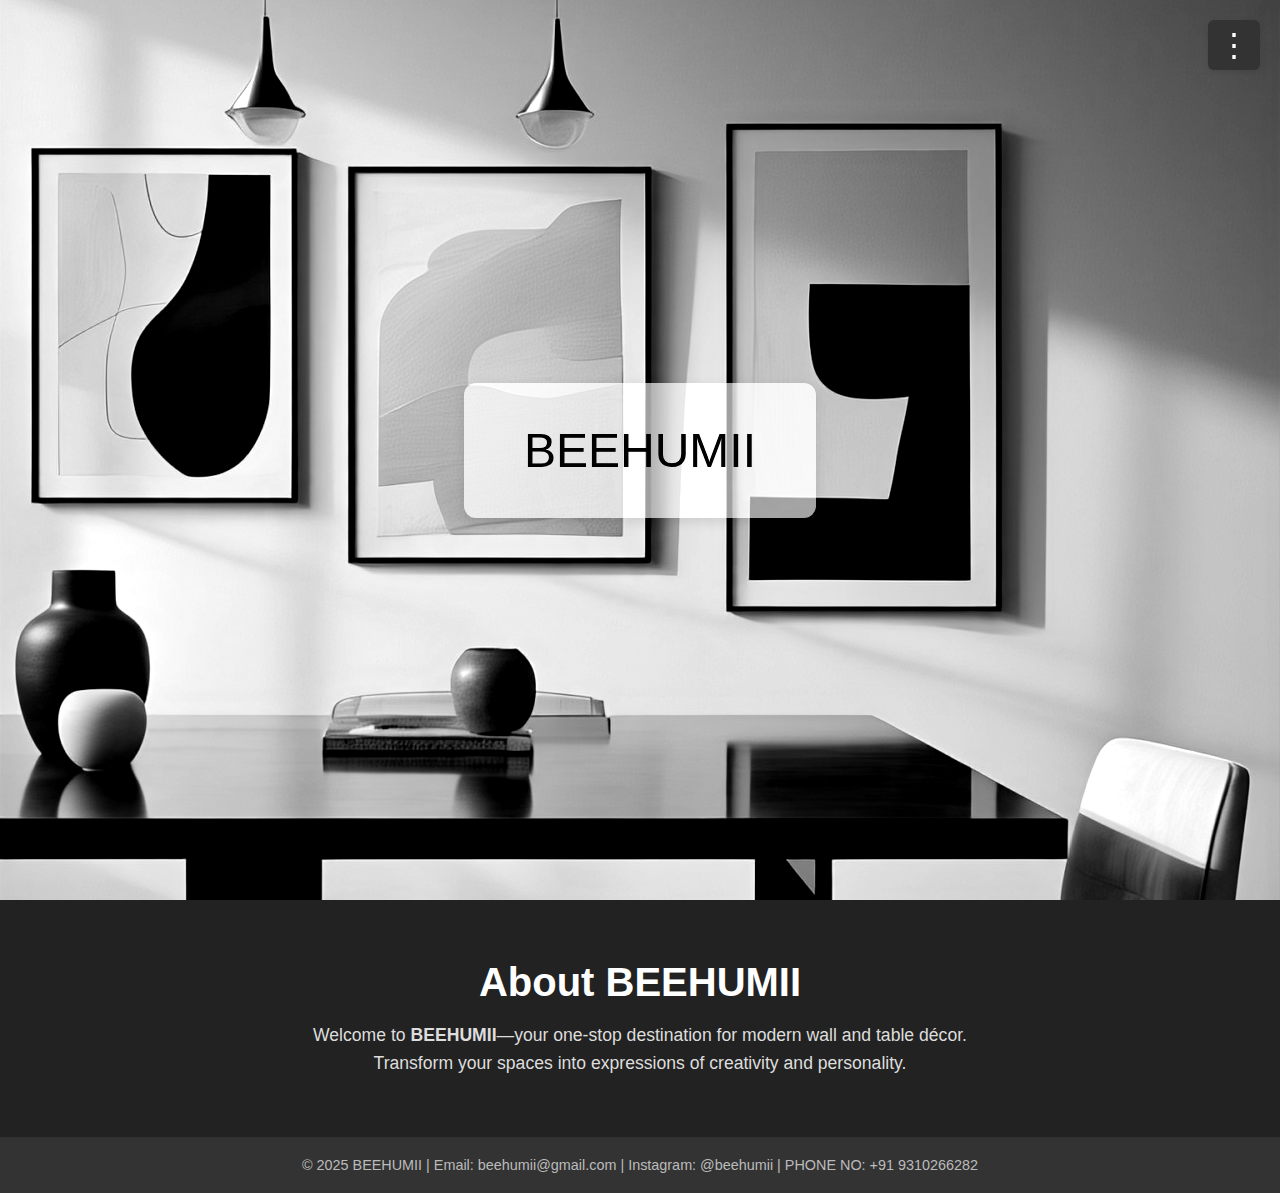
<file: index.html>
<!DOCTYPE html>
<html lang="en">
<head>
  <meta charset="UTF-8">
  <meta name="viewport" content="width=device-width,initial-scale=1">
  <title>Home – BEEHUMII</title>
  <link rel="stylesheet" href="index.css">
</head>
<body>

  <!-- Menu Trigger & Items -->
  <div class="menu-trigger" onclick="toggleMenu()">⋮</div>
  <div id="menuItems" class="menu-items">
    <a href="signup.html">Sign Up</a>
    <a href="login.html">Sign In</a>
    <a href="#about">About</a>
    <a href="#contact">Contact</a>
  </div>

  <!-- Main Section (Hero Section) -->
  <div class="main-content">
    <div class="brand-box">
      <a href="category.html" class="brand-name">BEEHUMII</a>
    </div>
  </div>

  <!-- About Section -->
  <section class="about" id="about">
    <h2>About BEEHUMII</h2>
    <p>Welcome to <strong>BEEHUMII</strong>—your one-stop destination for modern wall and table décor. Transform your spaces into expressions of creativity and personality.</p>
  </section>

  <!-- Footer / Contact -->
  <footer id="contact">
    <p>&copy; 2025 BEEHUMII | Email: beehumii@gmail.com | Instagram: @beehumii | PHONE NO: +91 9310266282</p>
  </footer>

  <!-- Menu Toggle Script -->
  <script>
    function toggleMenu() {
      const m = document.getElementById('menuItems');
      m.style.display = (m.style.display === 'block') ? 'none' : 'block';
    }
    document.addEventListener('click', e => {
      const m = document.getElementById('menuItems');
      const t = document.querySelector('.menu-trigger');
      if (!m.contains(e.target) && !t.contains(e.target)) m.style.display = 'none';
    });
  </script>

</body>
</html>
</file>
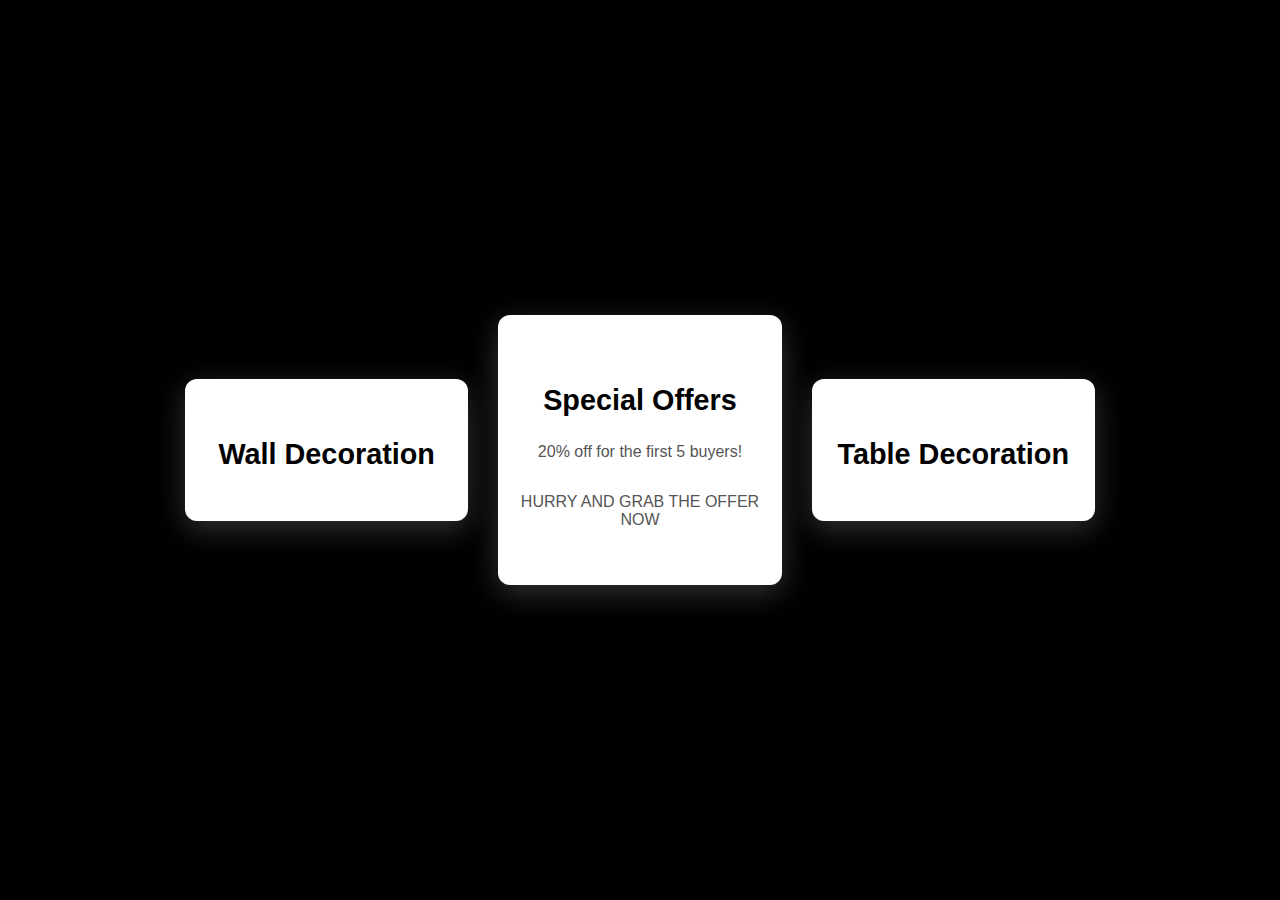
<file: category.html>
<!DOCTYPE html><html lang="en">
<head>
  <meta charset="UTF-8" />
  <meta name="viewport" content="width=device-width, initial-scale=1.0"/>
  <title>Categories – DecorBrand</title>
  <link rel="stylesheet" href="category.css" />
 
</head>
<body>  <main class="categories">
    <div class="cat-box">
      <a href="wall.html">
        <h1>Wall Decoration</h1>
      </a>
    </div>
    <div class="cat-box" onclick="showOffer()">
      <h3>Special Offers</h3>
      <p>20% off for the first 5 buyers!</p>
      <p>HURRY AND GRAB THE OFFER NOW</p>
    </div>
    <div class="cat-box">
      <a href="table.html">
        <h1>Table Decoration</h1>
      </a>
    </div>
  </main>  <script>
    function showOffer() {
      alert("Special Offer: 20% off for the first 5 buyers!");
    }
  </script></body>
</html>
</file>
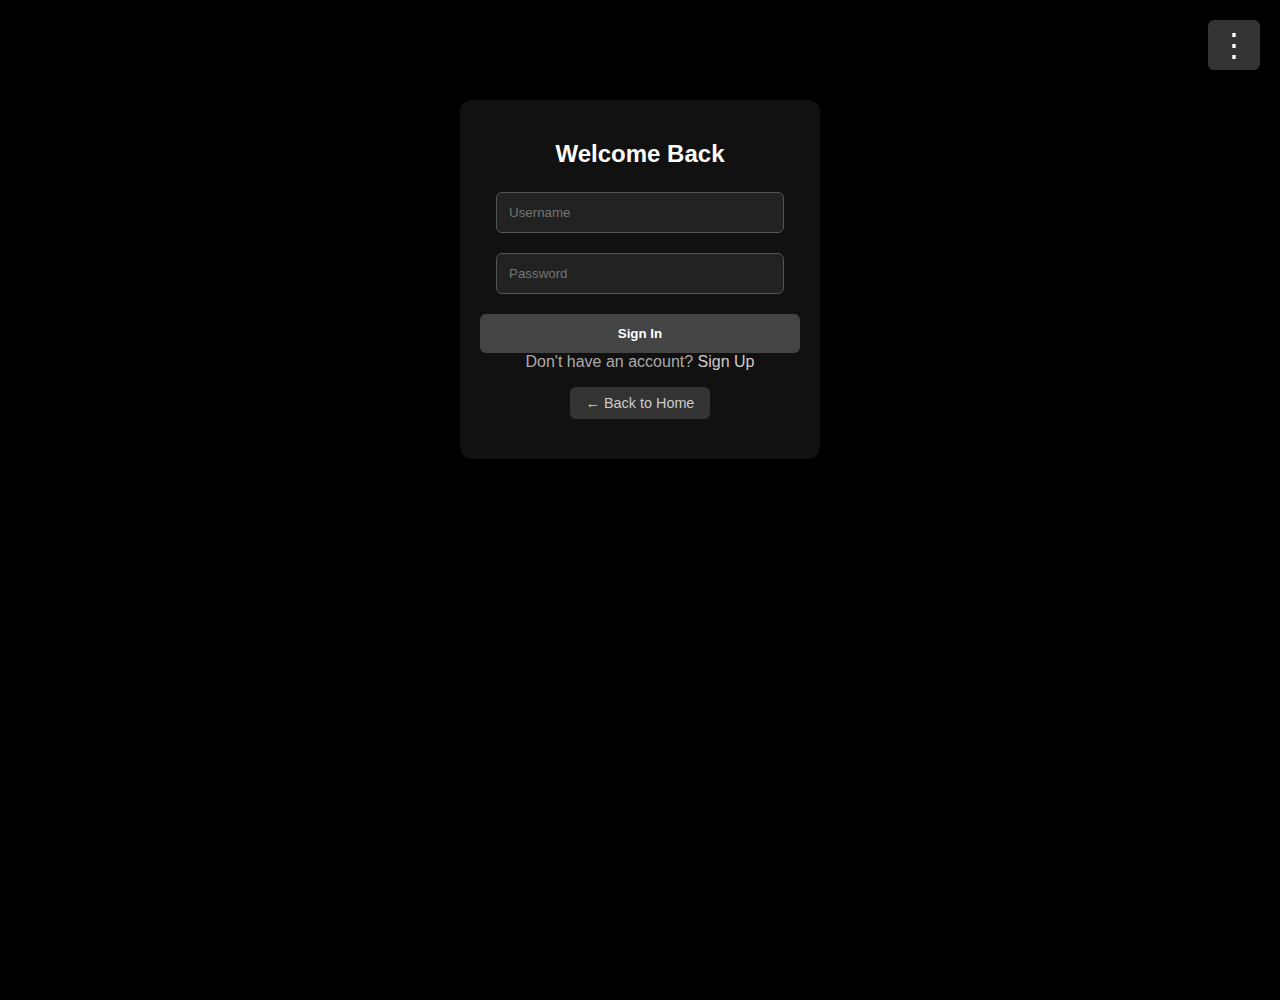
<file: login.html>
<!DOCTYPE html>
<html lang="en">
<head>
  <meta charset="UTF-8">
  <meta name="viewport" content="width=device-width,initial-scale=1">
  <title>Sign In – DecorBrand</title>
  <link rel="stylesheet" href="login.css">
</head>
<body>

  <!-- Menu -->
  <div class="menu-trigger" onclick="toggleMenu()">⋮</div>
  <div id="menuItems" class="menu-items">
    <a href="signup.html">Sign Up</a>
    <a href="login.html">Sign In</a>
    <a href="main.html">Home</a>
  </div>

  <!-- Login Form -->
  <div class="form-container">
    <h2>Welcome Back</h2>
    <form id="loginForm">
      <input type="text" id="loginUsername" placeholder="Username" required>
      <input type="password" id="loginPassword" placeholder="Password" required>
      <button type="submit">Sign In</button>
    </form>
    <p>Don't have an account? <a href="signup.html">Sign Up</a></p>
    <a href="main.html" class="back-button">← Back to Home</a>
  </div>

  <script>
    function toggleMenu() {
      const m = document.getElementById('menuItems');
      m.style.display = (m.style.display === 'block') ? 'none' : 'block';
    }

    document.addEventListener('click', e => {
      const m = document.getElementById('menuItems');
      const t = document.querySelector('.menu-trigger');
      if (!m.contains(e.target) && !t.contains(e.target)) m.style.display = 'none';
    });

    document.getElementById('loginForm').addEventListener('submit', function(e){
      e.preventDefault();
      const u = document.getElementById('loginUsername').value.trim();
      const p = document.getElementById('loginPassword').value;
      const users = JSON.parse(localStorage.getItem('users') || '[]');
      if (!users.find(x => x.username === u && x.password === p)) {
        return alert('Invalid credentials');
      }
      localStorage.setItem('currentUser', u);
      alert(Hi, ${u}!);
      location.href = 'category.html';
    });
  </script>
</body>
</html>
</file>
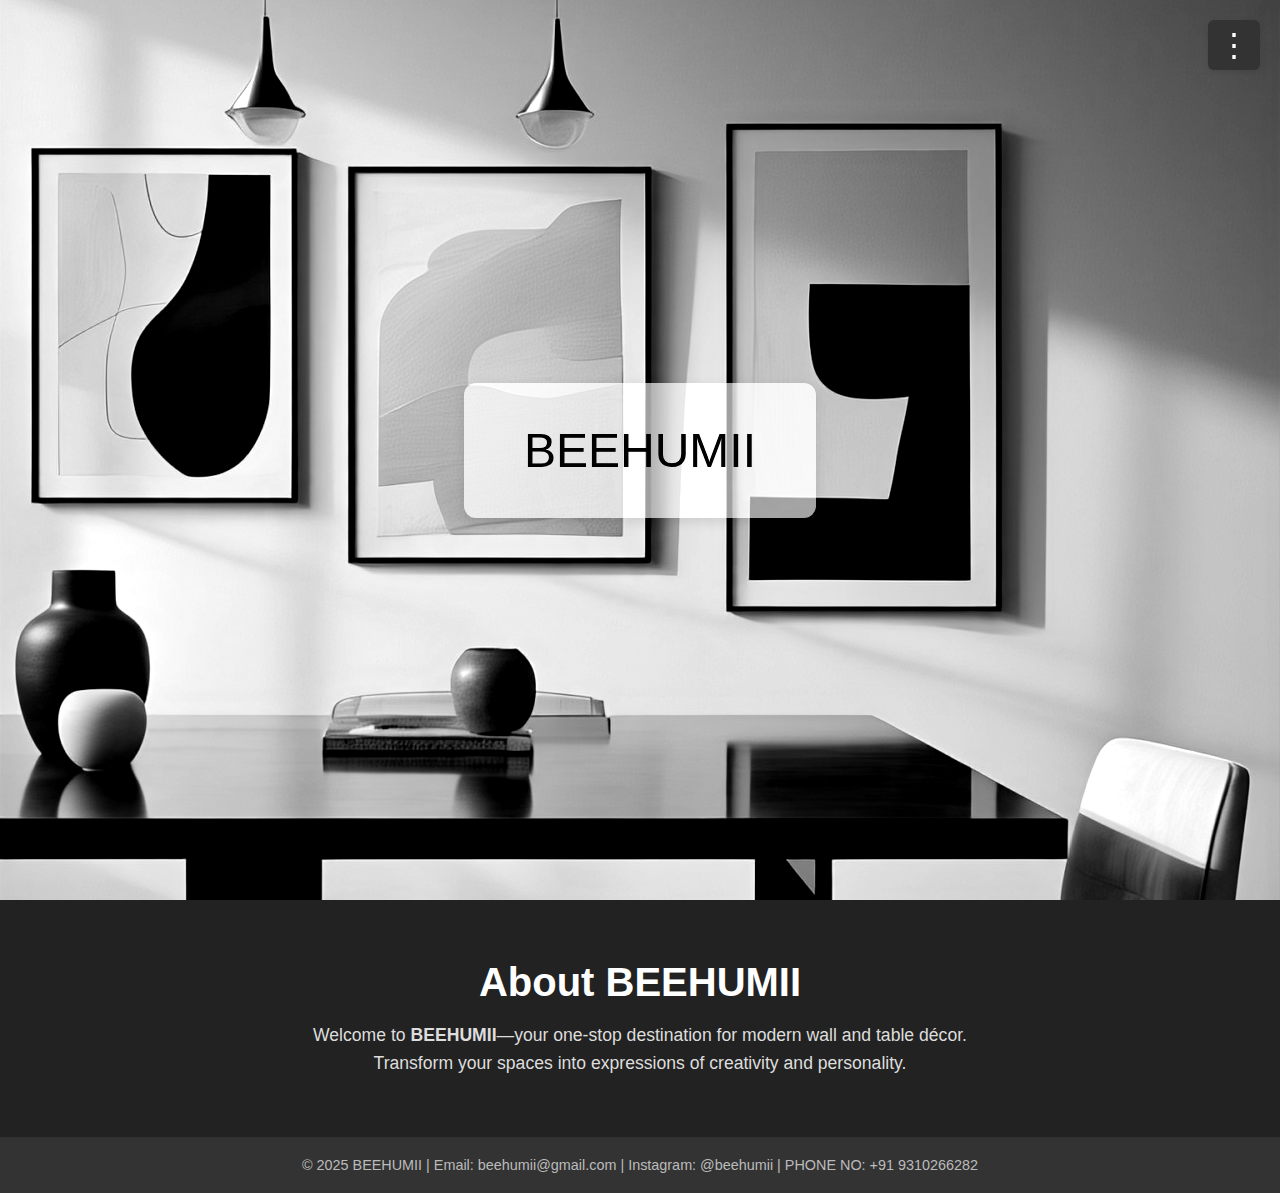
<file: main.html>
<!DOCTYPE html>
<html lang="en">
<head>
  <meta charset="UTF-8">
  <meta name="viewport" content="width=device-width,initial-scale=1">
  <title>Home – BEEHUMII</title>
  <link rel="stylesheet" href="main.css">
</head>
<body>

  <!-- Menu Trigger & Items -->
  <div class="menu-trigger" onclick="toggleMenu()">⋮</div>
  <div id="menuItems" class="menu-items">
    <a href="signup.html">Sign Up</a>
    <a href="login.html">Sign In</a>
    <a href="#about">About</a>
    <a href="#contact">Contact</a>
  </div>

  <!-- Main Section (Hero Section) -->
  <div class="main-content">
    <div class="brand-box">
      <a href="category.html" class="brand-name">BEEHUMII</a>
    </div>
  </div>

  <!-- About Section -->
  <section class="about" id="about">
    <h2>About BEEHUMII</h2>
    <p>Welcome to <strong>BEEHUMII</strong>—your one-stop destination for modern wall and table décor. Transform your spaces into expressions of creativity and personality.</p>
  </section>

  <!-- Footer / Contact -->
  <footer id="contact">
    <p>&copy; 2025 BEEHUMII | Email: beehumii@gmail.com | Instagram: @beehumii | PHONE NO: +91 9310266282</p>
  </footer>

  <!-- Menu Toggle Script -->
  <script>
    function toggleMenu() {
      const m = document.getElementById('menuItems');
      m.style.display = (m.style.display === 'block') ? 'none' : 'block';
    }
    document.addEventListener('click', e => {
      const m = document.getElementById('menuItems');
      const t = document.querySelector('.menu-trigger');
      if (!m.contains(e.target) && !t.contains(e.target)) m.style.display = 'none';
    });
  </script>

</body>
</html>
</file>
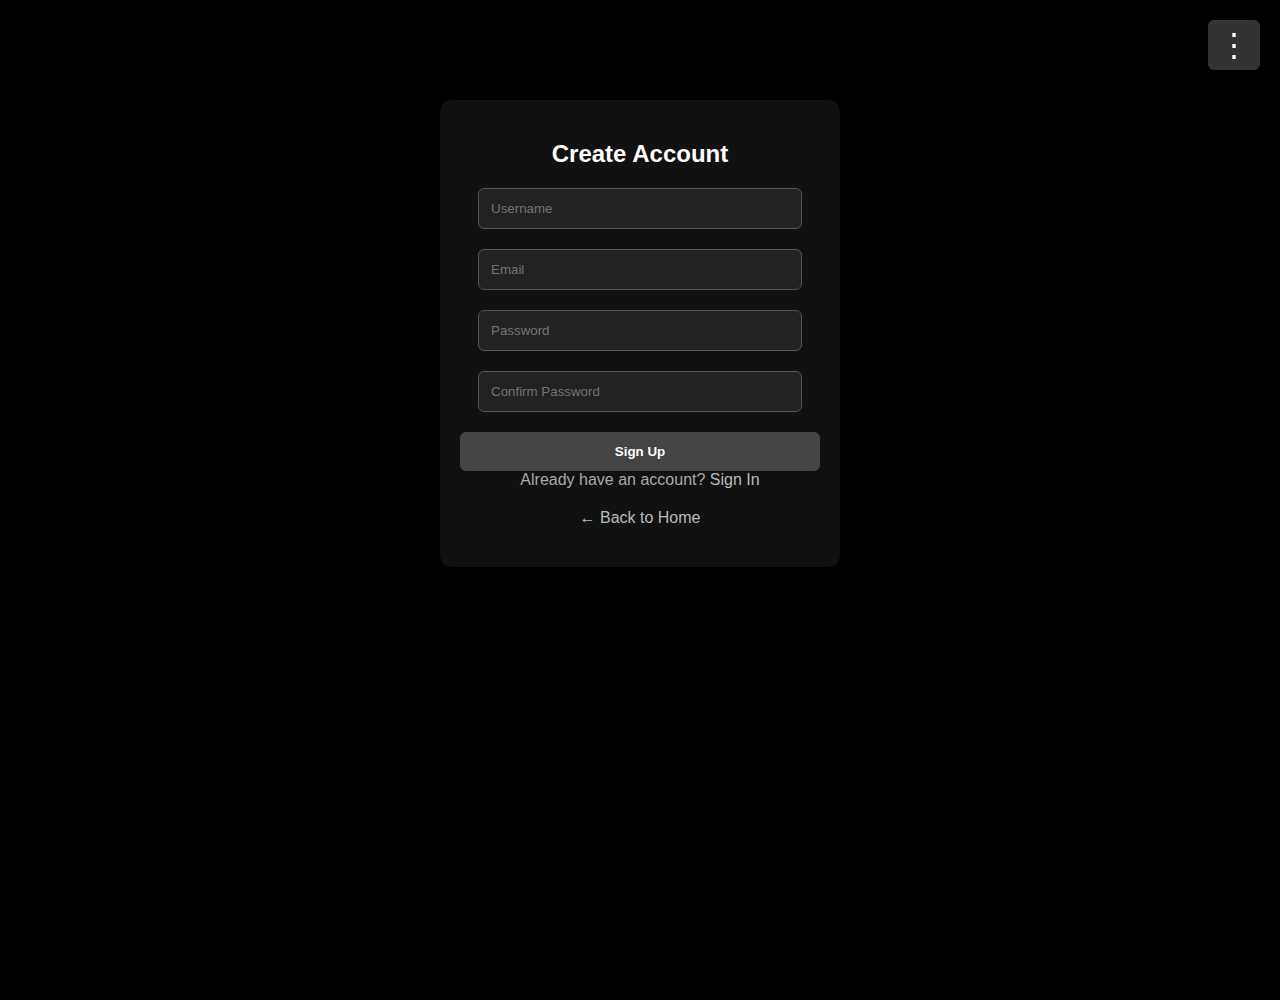
<file: signup.html>
<!DOCTYPE html>
<html lang="en">
<head>
  <meta charset="UTF-8">
  <meta name="viewport" content="width=device-width,initial-scale=1">
  <title>Sign Up – DecorBrand</title>
  <link rel="stylesheet" href="signup.css">
</head>
<body>

  <!-- Menu -->
  <div class="menu-trigger" onclick="toggleMenu()">⋮</div>
  <div id="menuItems" class="menu-items">
    <a href="signup.html">Sign Up</a>
    <a href="login.html">Sign In</a>
    <a href="Main.html">Home</a>
  </div>

  <!-- Sign Up Form -->
  <div class="form-container">
    <h2>Create Account</h2>
    <form id="signupForm">
      <input type="text" id="username" placeholder="Username" required>
      <input type="email" id="email" placeholder="Email" required>
      <input type="password" id="password" placeholder="Password" required>
      <input type="password" id="confirmPassword" placeholder="Confirm Password" required>
      <button type="submit">Sign Up</button>
    </form>
    <p>Already have an account? <a href="login.html">Sign In</a></p>
    <a href="Main.html" class="back-button">← Back to Home</a>
  </div>

  <script>
    function toggleMenu() {
      const m = document.getElementById('menuItems');
      m.style.display = (m.style.display==='block')?'none':'block';
    }
    document.addEventListener('click', e => {
      const m = document.getElementById('menuItems');
      const t = document.querySelector('.menu-trigger');
      if (!m.contains(e.target) && !t.contains(e.target)) m.style.display='none';
    });
    document.getElementById('signupForm').addEventListener('submit', function(e){
      e.preventDefault();
      const u = document.getElementById('username').value.trim();
      const p = document.getElementById('password').value;
      const cp = document.getElementById('confirmPassword').value;
      if (p!==cp) return alert('Passwords must match');
      const users = JSON.parse(localStorage.getItem('users')||'[]');
      if (users.find(x=>x.username===u)) return alert('Username taken');
      users.push({username:u,password:p});
      localStorage.setItem('users',JSON.stringify(users));
      alert('Registered—please sign in');
      location.href='login.html';
    });
  </script>
</body>
</html>
</file>
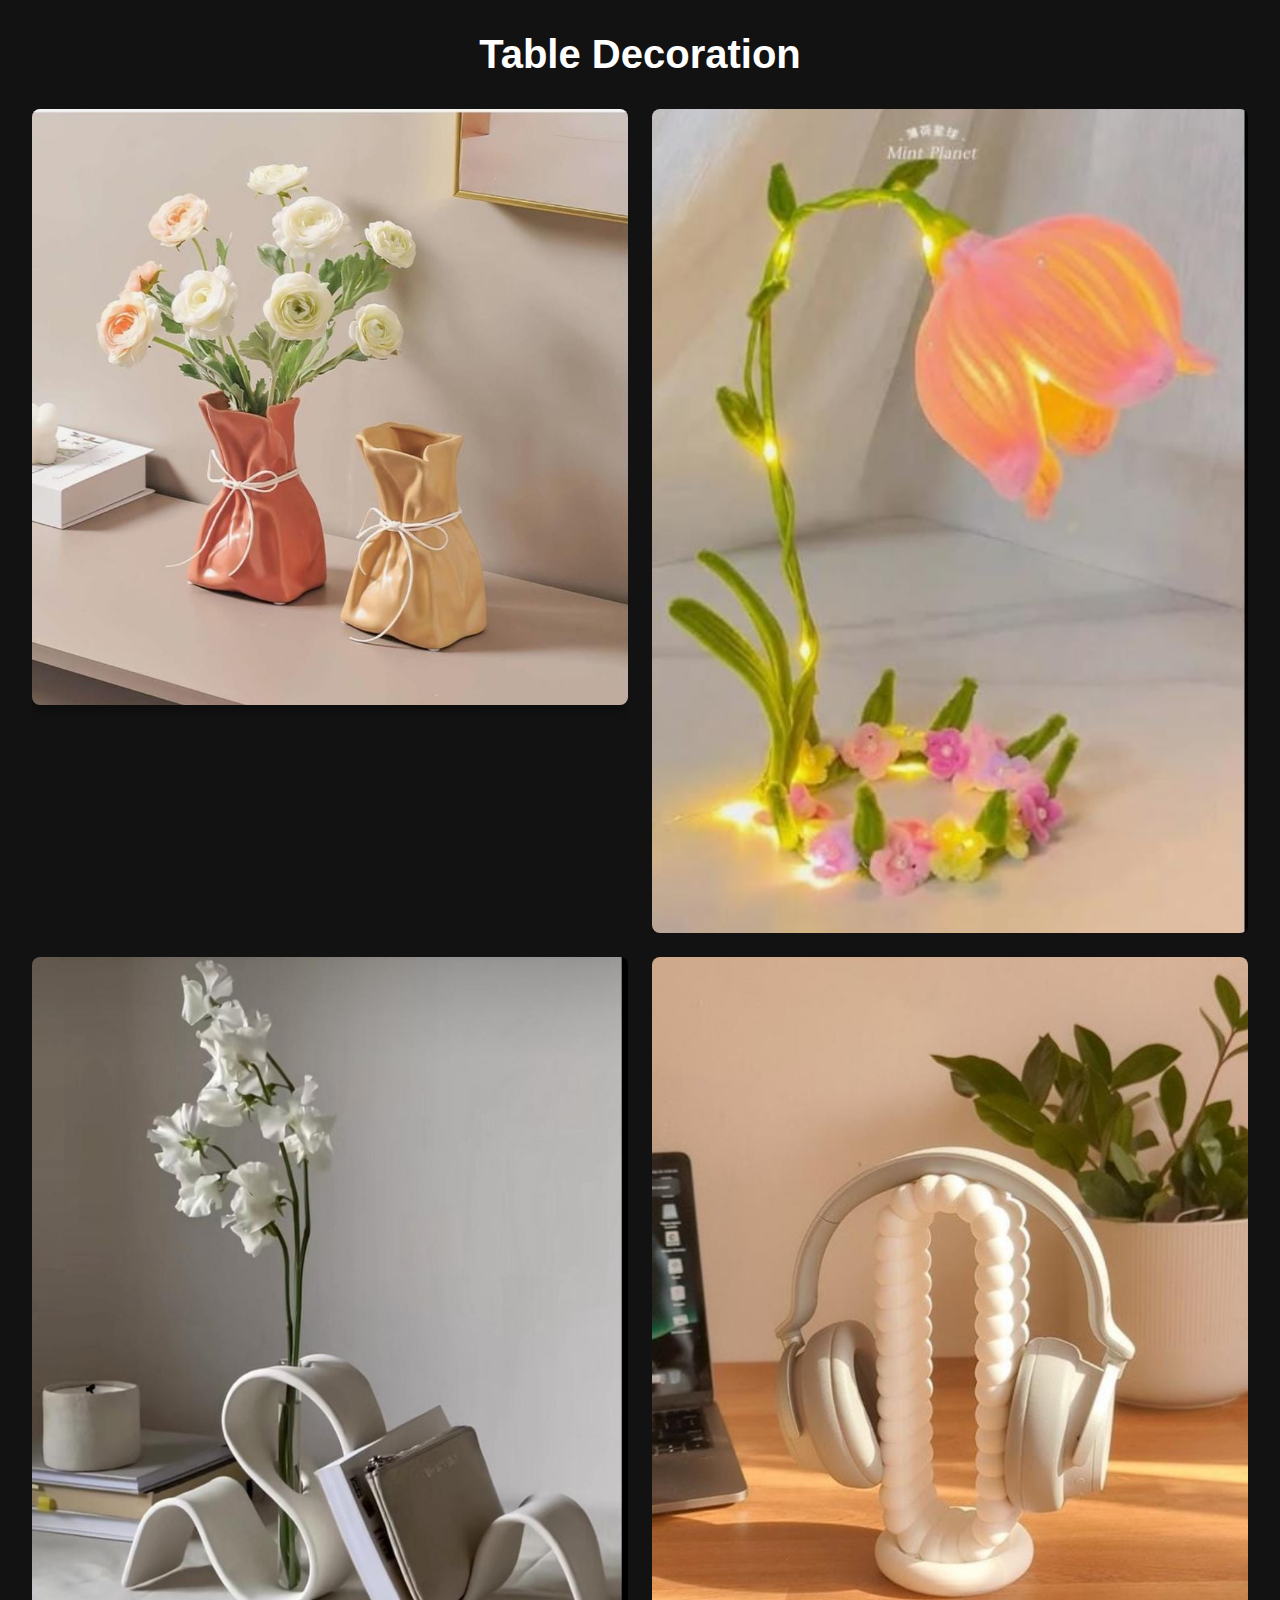
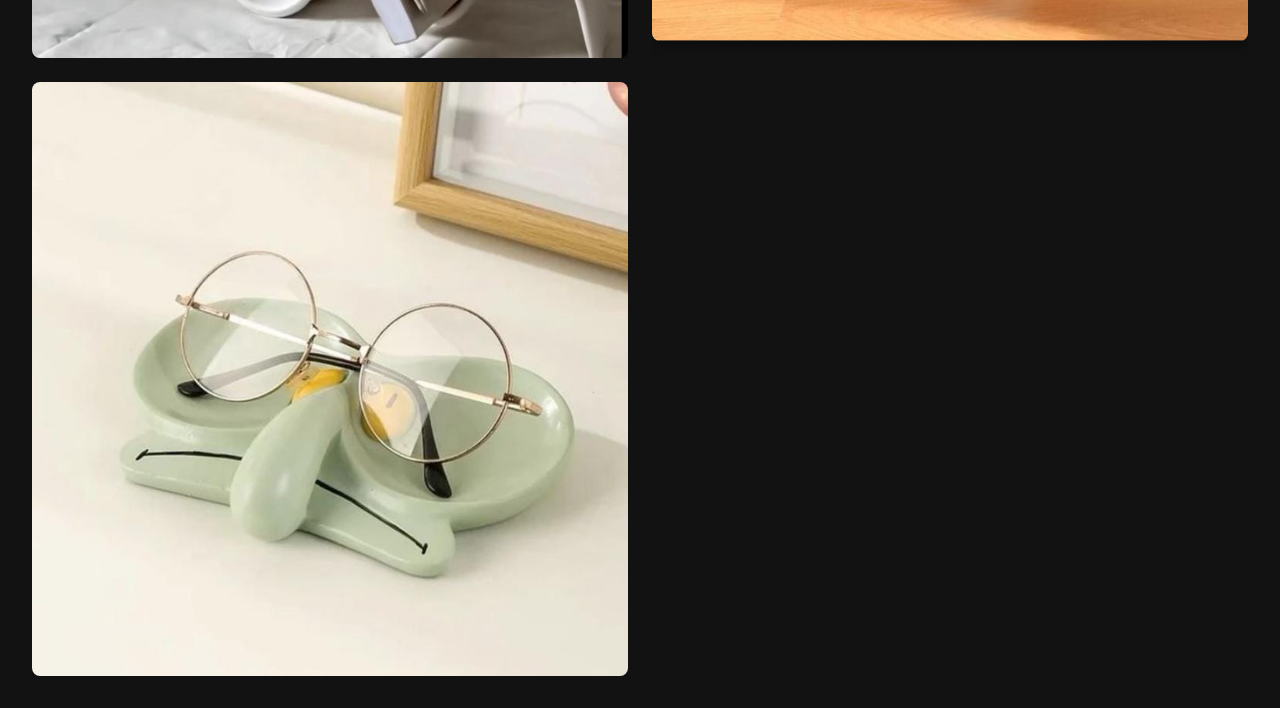
<file: table.html>
<!DOCTYPE html>
<html lang="en">
<head>
  <meta charset="UTF-8">
  <meta name="viewport" content="width=device-width, initial-scale=1.0">
  <title>Table Decoration</title>
  <link rel="stylesheet" href="table.css">
</head>
<body>
  <h1 class="page-title">Table Decoration</h1>

  <div class="table-grid">
    <!-- Flower Vase -->
    <div class="table-item item-1">
      <div class="image-container">
        <img src="./FLOWER VASE.jpg" alt="Flower Vase">
        <div class="info-box">
          <h3>FLOWER VASE</h3>
          <p>Unique flower vase</p>
          <p class="price">RS. 399</p>
          <div class="button-group">
            <button class="action-btn">Add to Cart</button>
            <button class="action-btn buy-now">Buy Now</button>
          </div>
        </div>
      </div>
    </div>

    <!-- Flower Lamp -->
    <div class="table-item item-2">
      <div class="image-container">
        <img src="./FLOWER LAMP.jpg" alt="Flower Lamp">
        <div class="info-box">
          <h3>FLOWER LAMP</h3>
          <p>Unique tulip flower lamp</p>
          <p class="price">RS. 499</p>
          <div class="button-group">
            <button class="action-btn">Add to Cart</button>
            <button class="action-btn buy-now">Buy Now</button>
          </div>
        </div>
      </div>
    </div>

    <!-- Book Organiser -->
    <div class="table-item item-3">
      <div class="image-container">
        <img src="./BOOK ORGANISER.jpg" alt="Book Organiser">
        <div class="info-box">
          <h3>BOOK ORGANISER</h3>
          <p>Book organiser with flower vase</p>
          <p class="price">RS. 299</p>
          <div class="button-group">
            <button class="action-btn">Add to Cart</button>
            <button class="action-btn buy-now">Buy Now</button>
          </div>
        </div>
      </div>
    </div>

    <!-- Headphone Holder -->
    <div class="table-item item-4">
      <div class="image-container">
        <img src="./HEADPHONES HOLDER.jpg" alt="Headphone Holder">
        <div class="info-box">
          <h3>HEADPHONE HOLDER</h3>
          <p>Hollow headphone holder</p>
          <p class="price">RS. 199</p>
          <div class="button-group">
            <button class="action-btn">Add to Cart</button>
            <button class="action-btn buy-now">Buy Now</button>
          </div>
        </div>
      </div>
    </div>

    <!-- Specs Holder -->
    <div class="table-item item-5">
      <div class="image-container">
        <img src="./SPECS HOLDER.jpg" alt="Specs Holder">
        <div class="info-box">
          <h3>SPECS HOLDER</h3>
          <p>Squidward tentacles</p>
          <p class="price">RS. 199</p>
          <div class="button-group">
            <button class="action-btn">Add to Cart</button>
            <button class="action-btn buy-now">Buy Now</button>
          </div>
        </div>
      </div>
    </div>
  </div>

  <script>
    document.addEventListener('DOMContentLoaded', function() {
        const containers = document.querySelectorAll('.image-container');
        let isExpanded = false;
        
        containers.forEach(container => {
            container.addEventListener('click', function(event) {
                if (!isExpanded) {
                    this.classList.add('expanded');
                    document.body.classList.add('overlay-active');
                    isExpanded = true;
                } else {
                    this.classList.remove('expanded');
                    document.body.classList.remove('overlay-active');
                    isExpanded = false;
                }
                event.stopPropagation();
            });
        });

        document.body.addEventListener('click', function() {
            const expandedContainer = document.querySelector('.image-container.expanded');
            if (expandedContainer) {
                expandedContainer.classList.remove('expanded');
                document.body.classList.remove('overlay-active');
                isExpanded = false;
            }
        });
    });
  </script>

</body>
</html>
</file>
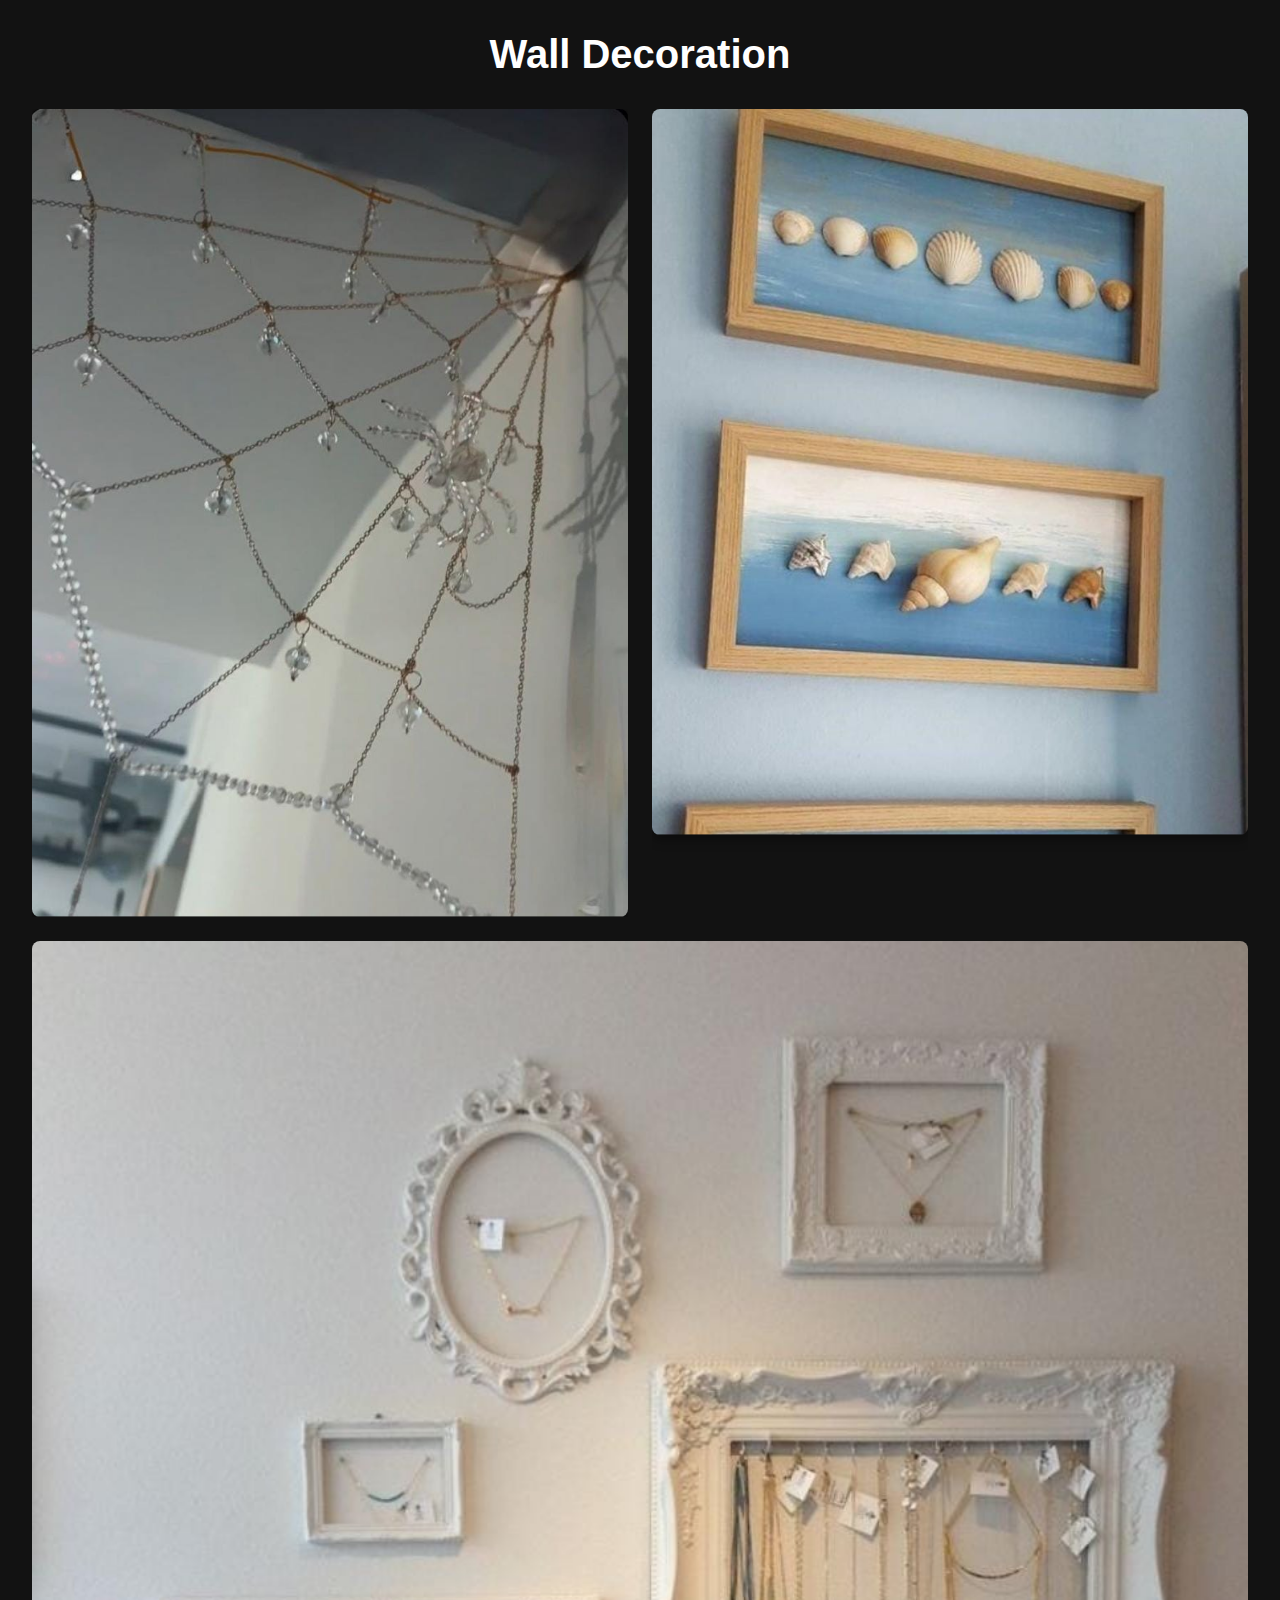
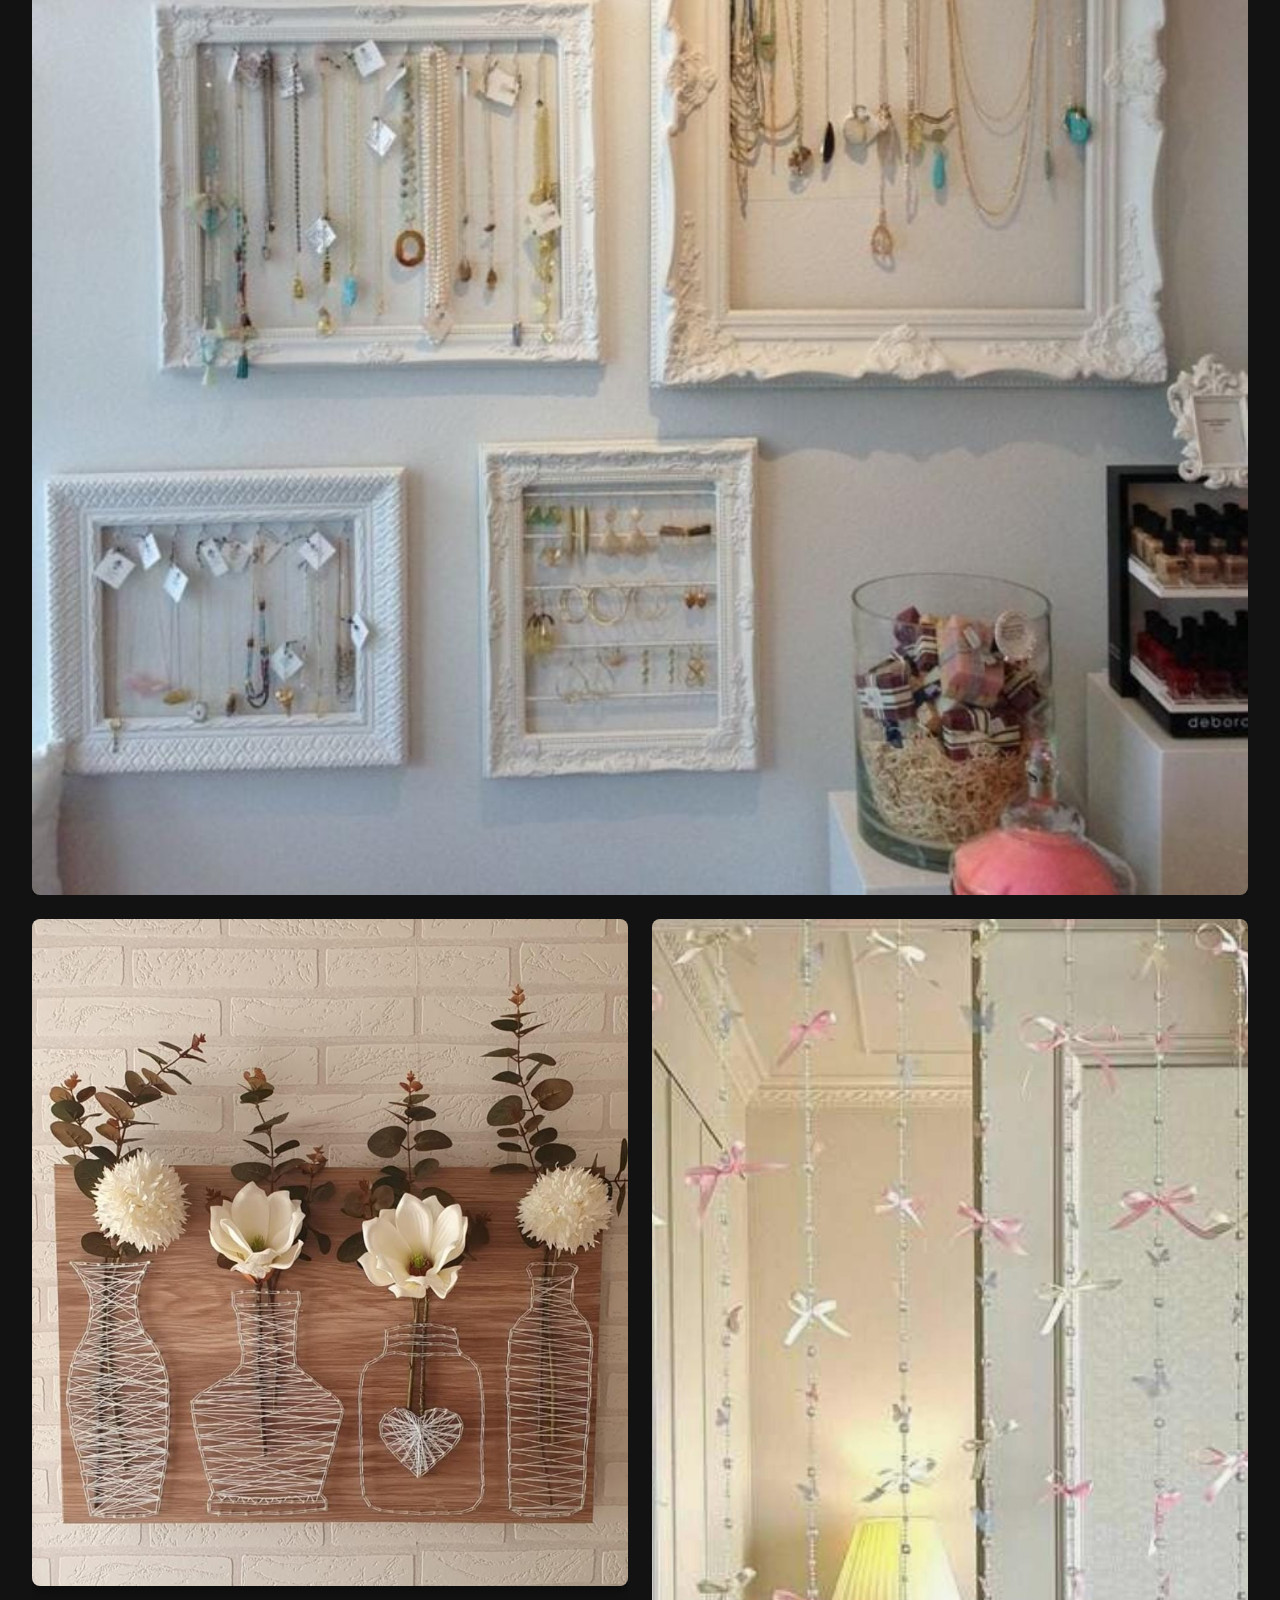
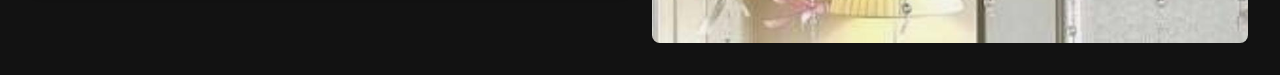
<file: wall.html>
<!DOCTYPE html>
<html lang="en">
<head>
  <meta charset="UTF-8">
  <meta name="viewport" content="width=device-width, initial-scale=1.0">
  <title>Wall Decoration</title>
  <link rel="stylesheet" href="wall.css">
</head>
<body>
  <h1 class="page-title">Wall Decoration</h1>

  <div class="wall-grid">
    <!-- Top Left -->
    <div class="wall-item item-1">
      <div class="image-container">
        <img src="./SPIDER WEB CORNER.jpg" alt="Decor 1">
        <div class="info-box">
          <h3>SPIDER WEB CORNER</h3>
          <p>Decorative corner piece</p>
          <p class="price">RS. 299</p>
          <div class="button-group">
            <button class="action-btn">Add to Cart</button>
            <button class="action-btn buy-now">Buy Now</button>
          </div>
        </div>
      </div>
    </div>

    <!-- Top Right -->
    <div class="wall-item item-2">
      <div class="image-container">
        <img src="./SHELL FRAME.jpg" alt="Decor 2">
        <div class="info-box">
          <h3>SHELL FRAME</h3>
          <p>Antique shell frame <br>Set of two</p>
          <p class="price">RS. 399</p>
          <div class="button-group">
            <button class="action-btn">Add to Cart</button>
            <button class="action-btn buy-now">Buy Now</button>
          </div>
        </div>
      </div>
    </div>

    <!-- Center -->
    <div class="wall-item item-3">
      <div class="image-container">
        <img src="./JEWELLARY ORGANISER FRAME.jpg" alt="Decor 3">
        <div class="info-box">
          <h3>JEWELLARY ORGANISER FRAME</h3>
          <p>Set of 3 different sized frames</p>
          <p class="price">RS. 499</p>
          <div class="button-group">
            <button class="action-btn">Add to Cart</button>
            <button class="action-btn buy-now">Buy Now</button>
          </div>
        </div>
      </div>
    </div>

    <!-- Bottom Left -->
    <div class="wall-item item-4">
      <div class="image-container">
        <img src="./WOODEN WALL VASE.jpg" alt="Decor 4">
        <div class="info-box">
          <h3>WALL VASE</h3>
          <p>Wooden vase frame</p>
          <p class="price">RS. 499</p>
          <div class="button-group">
            <button class="action-btn">Add to Cart</button>
            <button class="action-btn buy-now">Buy Now</button>
          </div>
        </div>
      </div>
    </div>

    <!-- Bottom Right -->
    <div class="wall-item item-5">
      <div class="image-container">
        <img src="./STRING OF BOW.jpg" alt="Decor 5">
        <div class="info-box">
          <h3>STRING OF BOW</h3>
          <p>Corner decor</p>
          <p class="price">RS. 199</p>
          <div class="button-group">
            <button class="action-btn">Add to Cart</button>
            <button class="action-btn buy-now">Buy Now</button>
          </div>
        </div>
      </div>
    </div>
  </div>

  <script>
    document.addEventListener('DOMContentLoaded', function() {
        const containers = document.querySelectorAll('.image-container');
        let isExpanded = false;
        
        containers.forEach(container => {
            container.addEventListener('click', function(event) {
                if (!isExpanded) {
                    this.classList.add('expanded');
                    document.body.classList.add('overlay-active');
                    isExpanded = true;
                } else {
                    this.classList.remove('expanded');
                    document.body.classList.remove('overlay-active');
                    isExpanded = false;
                }
                event.stopPropagation();
            });
        });

        document.body.addEventListener('click', function() {
            const expandedContainer = document.querySelector('.image-container.expanded');
            if (expandedContainer) {
                expandedContainer.classList.remove('expanded');
                document.body.classList.remove('overlay-active');
                isExpanded = false;
            }
        });
    });
</script>

</body>
</html>
</file>
<file: category.css>
body {
  font-family: Arial, sans-serif;
  background-color: #000;
  color: #fff;
  margin: 0;
  height: 100vh;
  display: flex;
  justify-content: center;
  align-items: center;
}
.categories {
  display: flex;
  gap: 30px;
  justify-content: center;
  align-items: center;
}
.cat-box {
  background-color: #fff;
  color: #000;
  flex: 1;
  border-radius: 12px;
  display: flex;
  flex-direction: column;
  align-items: center;
  justify-content: center;
  text-align: center;
  padding: 40px 20px;
  max-width: 300px;
  transition: 0.3s ease;
  box-shadow: 0 8px 30px rgba(255, 255, 255, 0.2);
}
.cat-box a {
  color: #000;
  text-decoration: none;
  width: 100%;
  height: 100%;
}
.cat-box h1, .cat-box h3 {
  margin-bottom: 10px;
  font-size: 1.8rem;
}
.cat-box p {
  font-size: 1rem;
  color: #555;
}
.cat-box:hover {
  transform: scale(1.05);
  box-shadow: 0 12px 40px rgba(255, 255, 255, 0.4);
}
@media (max-width: 768px) {
  .categories {
    flex-direction: column;
  }
  .cat-box {
    margin-bottom: 15px;
    max-width: 90%;
  }
}
</file>
<file: index.css>
/* Reset & Base */
* { margin:0; padding:0; box-sizing:border-box; }
body, html { height:100%; font-family:'Segoe UI', sans-serif; color:#fff; background:#000; }

/* Floating Menu */
.menu-trigger {
  position: fixed; top: 20px; right: 20px;
  font-size: 32px; cursor: pointer;
  background: #333; padding: 6px 10px; border-radius: 6px;
  box-shadow: 0 2px 6px rgba(0, 0, 0, 0.1); z-index: 1000;
}
.menu-items {
  display: none; position: fixed; top: 58px; right: 20px;
  background: #222; border-radius: 8px;
  box-shadow: 0 4px 12px rgba(0, 0, 0, 0.1); overflow: hidden; z-index: 999;
}
.menu-items a {
  display: block; padding: 10px 16px;
  text-decoration: none; color: #fff; font-size: 0.95rem;
}
.menu-items a:hover { background: #444; }

/* Hero */
.main-content {
  background: url('./MAIN\ IMAGE.jpg') no-repeat center/cover;
  filter: grayscale(100%) contrast(120%);
  height: 100vh; display: flex; justify-content: center; align-items: center;
}
.brand-box {
  background: rgba(255, 255, 255, 0.6); padding: 40px 60px; border-radius: 12px;
  box-shadow: 0 4px 12px rgba(0, 0, 0, 0.1); text-align: center;
}
.brand-name { font-size: 3rem; color: #000; text-decoration: none; }

/* About */
.about {
  background: #222; padding: 60px 20px; text-align: center;
}
.about h2 { font-size: 2.5rem; color: #fff; margin-bottom: 16px; }
.about p { font-size: 1.1rem; max-width: 700px; margin: auto; line-height: 1.6; color: #ddd; }

/* Footer */
footer {
  background: #333; color: #bbb; text-align: center; padding: 20px; font-size: 0.9rem;
}
</file>
<file: login.css>
/* Reset & Base */
* {
  margin: 0;
  padding: 0;
  box-sizing: border-box;
}
body, html {
  height: 100%;
  font-family: 'Segoe UI', sans-serif;
  background-color: #000;
  color: #fff;
}

/* Menu */
.menu-trigger {
  position: fixed;
  top: 20px;
  right: 20px;
  font-size: 32px;
  cursor: pointer;
  background: #333;
  color: #fff;
  padding: 6px 10px;
  border-radius: 6px;
  box-shadow: 0 2px 6px rgba(0, 0, 0, 0.3);
  z-index: 1000;
}
.menu-items {
  display: none;
  position: fixed;
  top: 58px;
  right: 20px;
  background: #111;
  border-radius: 8px;
  box-shadow: 0 4px 12px rgba(0, 0, 0, 0.5);
  overflow: hidden;
  z-index: 999;
}
.menu-items a {
  display: block;
  padding: 10px 16px;
  text-decoration: none;
  color: #fff;
}
.menu-items a:hover {
  background: #444;
}

/* Form */
.form-container {
  max-width: 360px;
  margin: 100px auto;
  padding: 40px 20px;
  background: #111;
  color: #fff;
  border-radius: 12px;
  text-align: center;
  box-shadow: 0 8px 24px rgba(0, 0, 0, 0.7);
}
.form-container h2 {
  margin-bottom: 24px;
  color: #fff;
}
.form-container input {
  width: 90%;
  margin-bottom: 20px;
  padding: 12px;
  border: 1px solid #555;
  border-radius: 6px;
  background: #222;
  color: #fff;
}
.form-container button {
  width: 100%;
  padding: 12px;
  background: #444;
  border: none;
  color: #fff;
  border-radius: 6px;
  cursor: pointer;
  font-weight: bold;
  transition: background 0.3s;
}
.form-container button:hover {
  background: #666;
}
.form-container p {
  color: #aaa;
}
.form-container a {
  color: #ccc;
  text-decoration: none;
}
.form-container a:hover {
  color: #fff;
}

/* Back Button */
.back-button {
  display: inline-block;
  margin-top: 16px;
  background-color: #333;
  color: #fff;
  text-decoration: none;
  padding: 8px 16px;
  border-radius: 6px;
  font-size: 0.9rem;
  transition: background 0.3s;
}
.back-button:hover {
  background-color: #555;
}
</file>
<file: main.css>
/* Reset & Base */
* { margin:0; padding:0; box-sizing:border-box; }
body, html { height:100%; font-family:'Segoe UI', sans-serif; color:#fff; background:#000; }

/* Floating Menu */
.menu-trigger {
  position: fixed; top: 20px; right: 20px;
  font-size: 32px; cursor: pointer;
  background: #333; padding: 6px 10px; border-radius: 6px;
  box-shadow: 0 2px 6px rgba(0, 0, 0, 0.1); z-index: 1000;
}
.menu-items {
  display: none; position: fixed; top: 58px; right: 20px;
  background: #222; border-radius: 8px;
  box-shadow: 0 4px 12px rgba(0, 0, 0, 0.1); overflow: hidden; z-index: 999;
}
.menu-items a {
  display: block; padding: 10px 16px;
  text-decoration: none; color: #fff; font-size: 0.95rem;
}
.menu-items a:hover { background: #444; }

/* Hero */
.main-content {
  background: url('./MAIN\ IMAGE.jpg') no-repeat center/cover;
  filter: grayscale(100%) contrast(120%);
  height: 100vh; display: flex; justify-content: center; align-items: center;
}
.brand-box {
  background: rgba(255, 255, 255, 0.6); padding: 40px 60px; border-radius: 12px;
  box-shadow: 0 4px 12px rgba(0, 0, 0, 0.1); text-align: center;
}
.brand-name { font-size: 3rem; color: #000; text-decoration: none; }

/* About */
.about {
  background: #222; padding: 60px 20px; text-align: center;
}
.about h2 { font-size: 2.5rem; color: #fff; margin-bottom: 16px; }
.about p { font-size: 1.1rem; max-width: 700px; margin: auto; line-height: 1.6; color: #ddd; }

/* Footer */
footer {
  background: #333; color: #bbb; text-align: center; padding: 20px; font-size: 0.9rem;
}
</file>
<file: signup.css>
/* Reset & Base */
* {
  margin: 0;
  padding: 0;
  box-sizing: border-box;
}
body, html {
  height: 100%;
  font-family: 'Segoe UI', sans-serif;
  background-color: #000;
  color: #fff;
}

/* Menu */
.menu-trigger {
  position: fixed;
  top: 20px;
  right: 20px;
  font-size: 32px;
  cursor: pointer;
  background: #333;
  color: #fff;
  padding: 6px 10px;
  border-radius: 6px;
  box-shadow: 0 2px 6px rgba(0, 0, 0, 0.1);
  z-index: 1000;
}
.menu-items {
  display: none;
  position: fixed;
  top: 58px;
  right: 20px;
  background: #111;
  border-radius: 8px;
  box-shadow: 0 4px 12px rgba(0, 0, 0, 0.5);
  overflow: hidden;
  z-index: 999;
}
.menu-items a {
  display: block;
  padding: 10px 16px;
  text-decoration: none;
  color: #fff;
  font-size: 0.95rem;
}
.menu-items a:hover {
  background: #444;
}

/* Form Container */
.form-container {
  background: #111;
  color: #fff;
  width: 90%;
  max-width: 400px;
  margin: 100px auto;
  padding: 40px 20px;
  border-radius: 12px;
  box-shadow: 0 8px 24px rgba(0, 0, 0, 0.7);
  text-align: center;
}
.form-container h2 {
  margin-bottom: 20px;
  color: #fff;
}
.form-container input {
  width: 90%;
  margin-bottom: 20px;
  padding: 12px;
  border: 1px solid #555;
  border-radius: 6px;
  background: #222;
  color: #fff;
}
.form-container button {
  width: 100%;
  padding: 12px;
  background: #444;
  border: none;
  color: #fff;
  border-radius: 6px;
  cursor: pointer;
  font-weight: bold;
}
.form-container button:hover {
  background: #666;
}
.form-container p {
  color: #aaa;
}
.form-container a {
  color: #bbb;
  text-decoration: none;
}
.form-container a:hover {
  color: #fff;
}

/* Back Button */
.back-button {
  display: block;
  margin-top: 20px;
  color: #bbb;
}
.back-button:hover {
  color: #fff;
}
</file>
<file: table.css>
/* Reset and Base Styles */
* {
  margin: 0;
  padding: 0;
  box-sizing: border-box;
}

body {
  font-family: 'Arial', sans-serif;
  background: #121212;
  color: #ffffff;
  min-height: 100vh;
  padding: 2rem;
  overflow-x: hidden;
}

.page-title {
  text-align: center;
  margin-bottom: 2rem;
  color: #ffffff;
  font-size: 2.5rem;
}

/* Table Grid Layout */
.table-grid {
  display: grid;
  grid-template-columns: 1fr 1fr;
  grid-template-rows: auto auto auto;
  gap: 1.5rem;
  width: 100%;
  max-width: 1400px;
  margin: 0 auto;
}

.table-item {
  position: relative;
  width: 100%;
  overflow: hidden;
}

/* Image Containers */
.image-container {
  position: relative;
  width: 100%;
  overflow: hidden;
  border-radius: 8px;
  box-shadow: 0 4px 12px rgba(0,0,0,0.4);
  cursor: pointer;
  transition: all 0.4s cubic-bezier(0.25, 0.8, 0.25, 1);
}

.image-container img {
  width: 100%;
  height: auto;
  display: block;
  transition: transform 0.4s cubic-bezier(0.25, 0.8, 0.25, 1);
}

/* Info Box */
.info-box {
  position: absolute;
  bottom: 0;
  left: 0;
  right: 0;
  background: rgba(18, 18, 18, 0.95);
  padding: 1.5rem;
  transform: translateY(100%);
  transition: transform 0.4s cubic-bezier(0.25, 0.8, 0.25, 1);
}

.info-box h3, .info-box p, .price {
  color: #ffffff;
}

.price {
  font-weight: bold;
  font-size: 1.2rem;
}

/* Button Styles */
.button-group {
  margin-top: 1rem;
}

.action-btn {
  background: #ffffff;
  color: #000000;
  border: none;
  padding: 0.5rem 1rem;
  margin: 0.2rem;
  border-radius: 5px;
  font-size: 0.9rem;
  cursor: pointer;
  transition: background 0.3s ease;
}

.action-btn:hover {
  background: #dddddd;
}

.buy-now {
  background: #000000;
  color: #ffffff;
}

.buy-now:hover {
  background: #333333;
}

/* Expanded State */
.image-container.expanded .info-box {
  transform: translateY(0);
}

body.overlay-active {
  overflow: hidden;
}
</file>
<file: wall.css>
/* Reset and Base Styles */
* {
  margin: 0;
  padding: 0;
  box-sizing: border-box;
}

body {
  font-family: 'Arial', sans-serif;
  background: #121212;
  color: #ffffff;
  min-height: 100vh;
  padding: 2rem;
  overflow-x: hidden;
}

.page-title {
  text-align: center;
  margin-bottom: 2rem;
  color: #ffffff;
  font-size: 2.5rem;
}

/* Wall Grid Layout */
.wall-grid {
  display: grid;
  grid-template-columns: 1fr 1fr;
  grid-template-rows: auto auto auto;
  gap: 1.5rem;
  width: 100%;
  max-width: 1400px;
  margin: 0 auto;
}

.wall-item {
  position: relative;
  width: 100%;
  overflow: hidden;
}

.item-1 {
  grid-column: 1;
  grid-row: 1;
}

.item-2 {
  grid-column: 2;
  grid-row: 1;
}

.item-3 {
  grid-column: 1 / span 2;
  grid-row: 2;
}

.item-4 {
  grid-column: 1;
  grid-row: 3;
}

.item-5 {
  grid-column: 2;
  grid-row: 3;
}

/* Image Containers */
.image-container {
  position: relative;
  width: 100%;
  overflow: hidden;
  border-radius: 8px;
  box-shadow: 0 4px 12px rgba(0,0,0,0.4);
  cursor: pointer;
  transition: all 0.4s cubic-bezier(0.25, 0.8, 0.25, 1);
}

.image-container img {
  width: 100%;
  height: auto;
  display: block;
  transition: transform 0.4s cubic-bezier(0.25, 0.8, 0.25, 1);
}

/* Info Box */
.info-box {
  position: absolute;
  bottom: 0;
  left: 0;
  right: 0;
  background: rgba(18, 18, 18, 0.95);
  padding: 1.5rem;
  transform: translateY(100%);
  transition: transform 0.4s cubic-bezier(0.25, 0.8, 0.25, 1);
}

.info-box h3 {
  color: #ffffff;
  margin-bottom: 0.5rem;
}

.info-box p {
  color: #dddddd;
  margin-bottom: 0.5rem;
}

.price {
  font-weight: bold;
  color: #ffffff;
  font-size: 1.2rem;
}

/* Button Styles */
.button-group {
  margin-top: 1rem;
}

.action-btn {
  background: #ffffff;
  color: #000000;
  border: none;
  padding: 0.5rem 1rem;
  margin: 0.2rem;
  border-radius: 5px;
  font-size: 0.9rem;
  cursor: pointer;
  transition: background 0.3s ease;
}

.action-btn:hover {
  background: #dddddd;
}

.buy-now {
  background: #000000;
  color: #ffffff;
}

.buy-now:hover {
  background: #333333;
}

/* Expanded State */
.image-container.expanded {
  position: fixed;
  top: 50%;
  left: 50%;
  width: 90%;
  max-width: 800px;
  height: auto;
  transform: translate(-50%, -50%);
  z-index: 1000;
  box-shadow: 0 10px 30px rgba(0,0,0,0.6);
  background-color: #121212;
}

.image-container.expanded img {
  width: 100%;
  height: auto;
  max-height: 70vh;
  object-fit: contain;
  margin: 0 auto;
}

.image-container.expanded .info-box {
  transform: translateY(0);
  padding: 1.5rem;
}

/* Close on Click Outside */
body.overlay-active {
  overflow: hidden;
}

/* Responsive Adjustments */
@media (max-width: 768px) {
  .wall-grid {
    grid-template-columns: 1fr;
    grid-template-rows: repeat(5, auto);
  }

  .item-3 {
    grid-column: 1;
  }

  .image-container.expanded {
    width: 95%;
    max-height: 90vh;
  }
}
</file>
